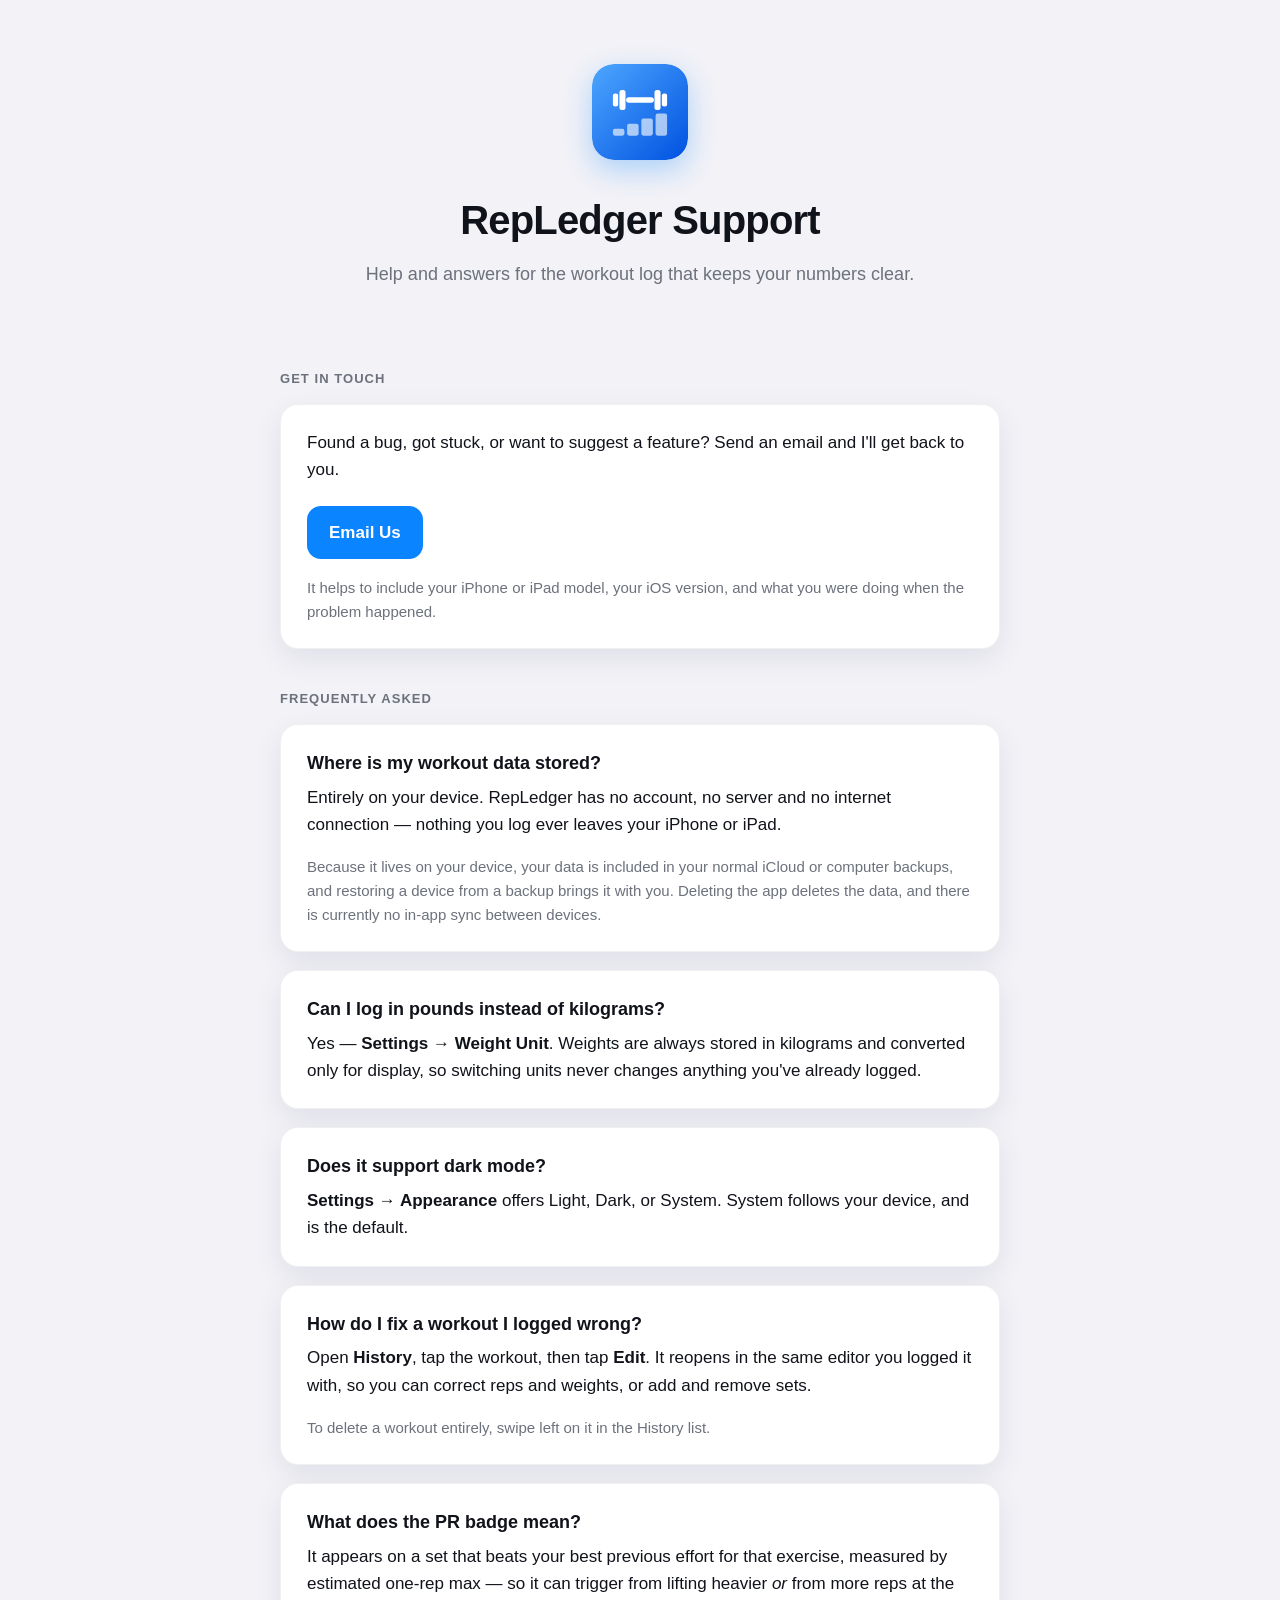
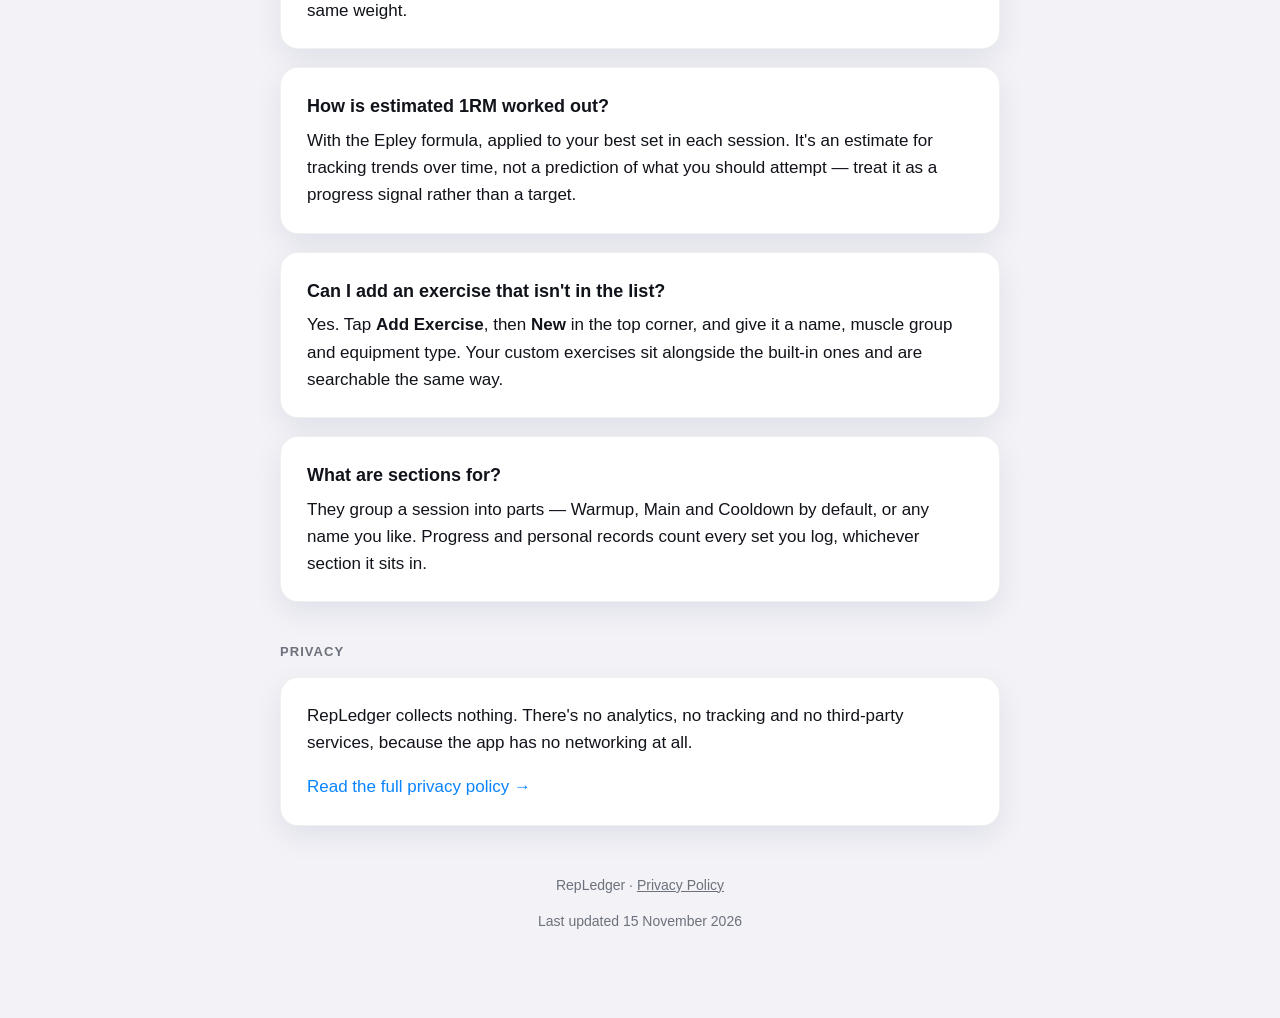
<file: index.html>
<!doctype html>
<html lang="en">
<head>
<meta charset="utf-8">
<meta name="viewport" content="width=device-width, initial-scale=1">
<title>RepLedger Support</title>
<meta name="description" content="Help, answers and contact details for RepLedger, a workout logging app for iPhone and iPad.">
<link rel="stylesheet" href="style.css">
</head>
<body>
<div class="wrap">

  <header>
    <!-- Same mark as the app icon, drawn inline so the page needs no image files. -->
    <svg class="mark" viewBox="0 0 1024 1024" xmlns="http://www.w3.org/2000/svg" role="img" aria-label="RepLedger icon">
      <defs>
        <linearGradient id="g" x1="0" y1="0" x2="1" y2="1">
          <stop offset="0" stop-color="#4DA6FF"/>
          <stop offset="1" stop-color="#0052E0"/>
        </linearGradient>
      </defs>
      <rect width="1024" height="1024" rx="230" fill="url(#g)"/>
      <g fill="#fff">
        <rect x="364.16" y="354.88" width="295.68" height="58.24" rx="29.12"/>
        <rect x="292.48" y="276.48" width="64.96" height="215.04" rx="26.88"/>
        <rect x="666.56" y="276.48" width="64.96" height="215.04" rx="26.88"/>
        <rect x="223.04" y="314.56" width="56" height="138.88" rx="22.4"/>
        <rect x="744.96" y="314.56" width="56" height="138.88" rx="22.4"/>
      </g>
      <g fill="#fff" fill-opacity="0.62">
        <rect x="223.04" y="690.08" width="122.6" height="73.92" rx="22.4"/>
        <rect x="374.76" y="636.32" width="122.6" height="127.68" rx="22.4"/>
        <rect x="526.48" y="582.56" width="122.6" height="181.44" rx="22.4"/>
        <rect x="678.20" y="528.80" width="122.6" height="235.20" rx="22.4"/>
      </g>
    </svg>
    <h1>RepLedger Support</h1>
    <p>Help and answers for the workout log that keeps your numbers clear.</p>
  </header>

  <h2>Get in touch</h2>
  <div class="card">
    <p>Found a bug, got stuck, or want to suggest a feature? Send an email and
      I'll get back to you.</p>
    <p><a class="email" href="mailto:supportrepledger@gmail.com?subject=RepLedger%20Support">Email Us</a></p>
    <p class="note">It helps to include your iPhone or iPad model, your iOS
      version, and what you were doing when the problem happened.</p>
  </div>

  <h2>Frequently asked</h2>

  <div class="card">
    <h3>Where is my workout data stored?</h3>
    <p>Entirely on your device. RepLedger has no account, no server and no
      internet connection — nothing you log ever leaves your iPhone or iPad.</p>
    <p class="note">Because it lives on your device, your data is included in
      your normal iCloud or computer backups, and restoring a device from a
      backup brings it with you. Deleting the app deletes the data, and there
      is currently no in-app sync between devices.</p>
  </div>

  <div class="card">
    <h3>Can I log in pounds instead of kilograms?</h3>
    <p>Yes — <strong>Settings → Weight Unit</strong>. Weights are always stored
      in kilograms and converted only for display, so switching units never
      changes anything you've already logged.</p>
  </div>

  <div class="card">
    <h3>Does it support dark mode?</h3>
    <p><strong>Settings → Appearance</strong> offers Light, Dark, or System.
      System follows your device, and is the default.</p>
  </div>

  <div class="card">
    <h3>How do I fix a workout I logged wrong?</h3>
    <p>Open <strong>History</strong>, tap the workout, then tap
      <strong>Edit</strong>. It reopens in the same editor you logged it with,
      so you can correct reps and weights, or add and remove sets.</p>
    <p class="note">To delete a workout entirely, swipe left on it in the
      History list.</p>
  </div>

  <div class="card">
    <h3>What does the PR badge mean?</h3>
    <p>It appears on a set that beats your best previous effort for that
      exercise, measured by estimated one-rep max — so it can trigger from
      lifting heavier <em>or</em> from more reps at the same weight.</p>
  </div>

  <div class="card">
    <h3>How is estimated 1RM worked out?</h3>
    <p>With the Epley formula, applied to your best set in each session. It's an
      estimate for tracking trends over time, not a prediction of what you
      should attempt — treat it as a progress signal rather than a target.</p>
  </div>

  <div class="card">
    <h3>Can I add an exercise that isn't in the list?</h3>
    <p>Yes. Tap <strong>Add Exercise</strong>, then <strong>New</strong> in the
      top corner, and give it a name, muscle group and equipment type. Your
      custom exercises sit alongside the built-in ones and are searchable the
      same way.</p>
  </div>

  <div class="card">
    <h3>What are sections for?</h3>
    <p>They group a session into parts — Warmup, Main and Cooldown by default,
      or any name you like. Progress and personal records count every set you
      log, whichever section it sits in.</p>
  </div>

  <h2>Privacy</h2>
  <div class="card">
    <p>RepLedger collects nothing. There's no analytics, no tracking and no
      third-party services, because the app has no networking at all.</p>
    <p><a href="privacy.html">Read the full privacy policy →</a></p>
  </div>

  <footer>
    <p>RepLedger · <a href="privacy.html">Privacy Policy</a></p>
    <p>Last updated 15 November 2026</p>
  </footer>

</div>
</body>
</html>
</file>
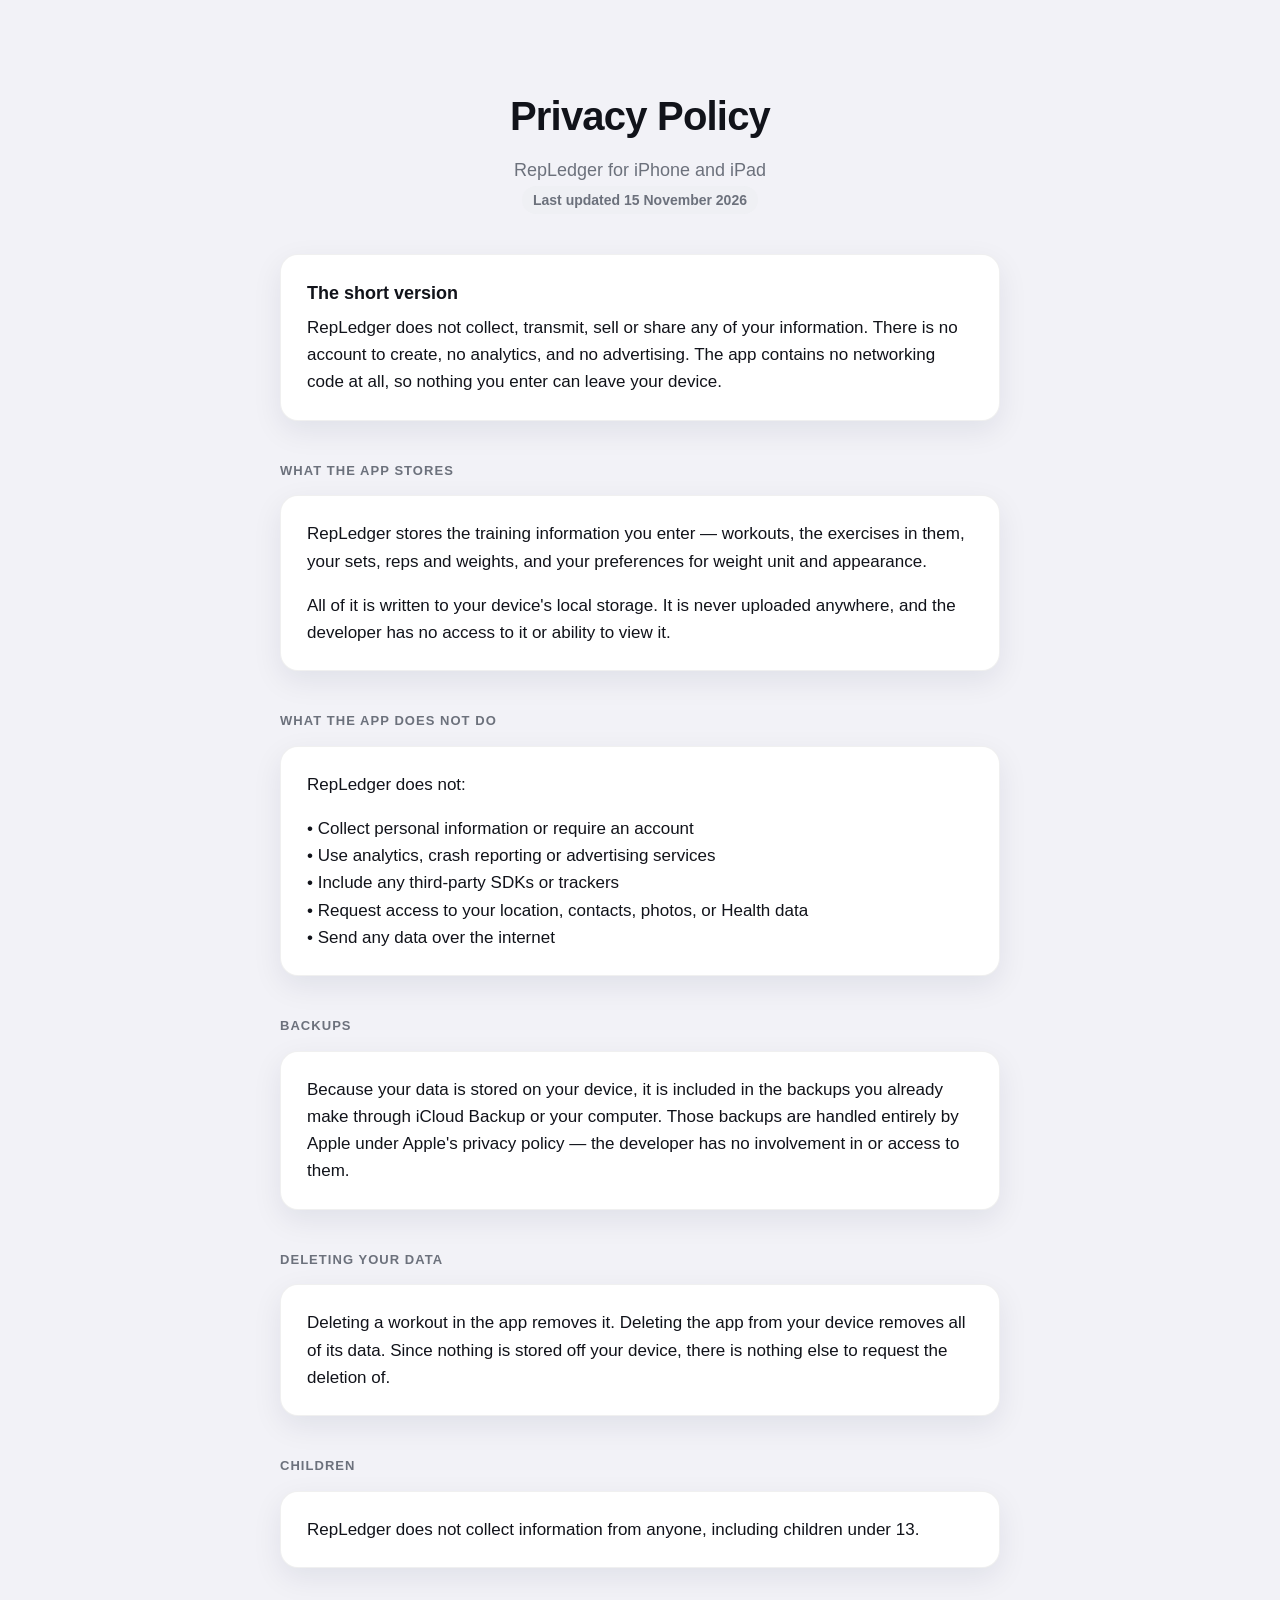
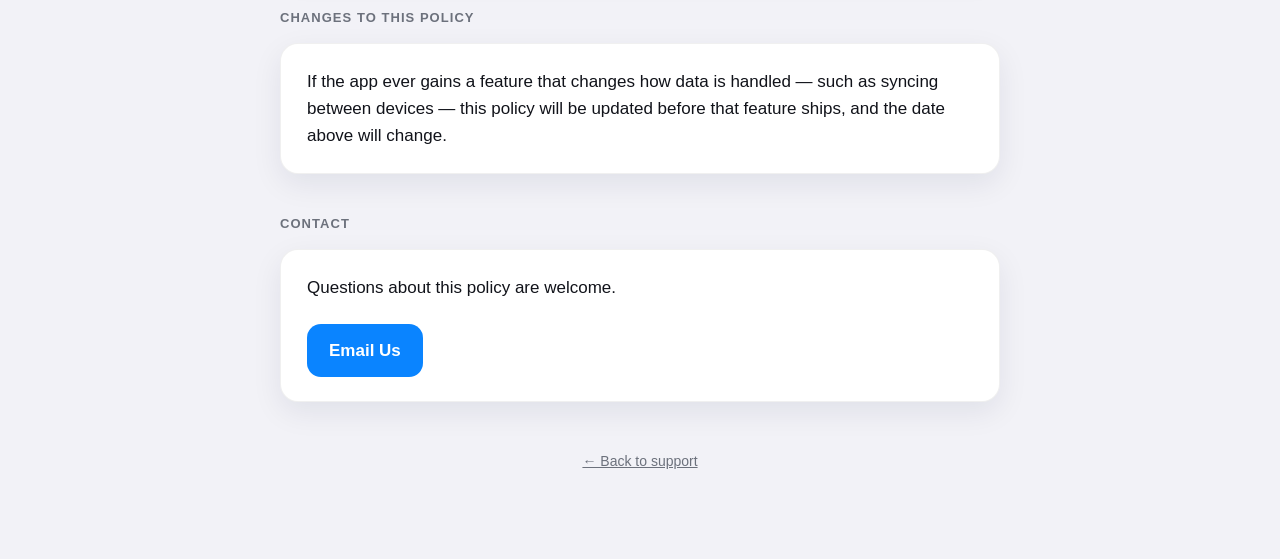
<file: privacy.html>
<!doctype html>
<html lang="en">
<head>
<meta charset="utf-8">
<meta name="viewport" content="width=device-width, initial-scale=1">
<title>RepLedger Privacy Policy</title>
<meta name="description" content="Privacy policy for RepLedger. The app collects no data and has no internet connection.">
<link rel="stylesheet" href="style.css">
</head>
<body>
<div class="wrap">

  <header>
    <h1>Privacy Policy</h1>
    <p>RepLedger for iPhone and iPad</p>
    <p><span class="pill">Last updated 15 November 2026</span></p>
  </header>

  <div class="card">
    <h3>The short version</h3>
    <p>RepLedger does not collect, transmit, sell or share any of your
      information. There is no account to create, no analytics, and no
      advertising. The app contains no networking code at all, so nothing you
      enter can leave your device.</p>
  </div>

  <h2>What the app stores</h2>
  <div class="card">
    <p>RepLedger stores the training information you enter — workouts, the
      exercises in them, your sets, reps and weights, and your preferences for
      weight unit and appearance.</p>
    <p>All of it is written to your device's local storage. It is never
      uploaded anywhere, and the developer has no access to it or ability to
      view it.</p>
  </div>

  <h2>What the app does not do</h2>
  <div class="card">
    <p>RepLedger does not:</p>
    <p>• Collect personal information or require an account<br>
       • Use analytics, crash reporting or advertising services<br>
       • Include any third-party SDKs or trackers<br>
       • Request access to your location, contacts, photos, or Health data<br>
       • Send any data over the internet</p>
  </div>

  <h2>Backups</h2>
  <div class="card">
    <p>Because your data is stored on your device, it is included in the
      backups you already make through iCloud Backup or your computer. Those
      backups are handled entirely by Apple under Apple's privacy policy — the
      developer has no involvement in or access to them.</p>
  </div>

  <h2>Deleting your data</h2>
  <div class="card">
    <p>Deleting a workout in the app removes it. Deleting the app from your
      device removes all of its data. Since nothing is stored off your device,
      there is nothing else to request the deletion of.</p>
  </div>

  <h2>Children</h2>
  <div class="card">
    <p>RepLedger does not collect information from anyone, including children
      under 13.</p>
  </div>

  <h2>Changes to this policy</h2>
  <div class="card">
    <p>If the app ever gains a feature that changes how data is handled — such
      as syncing between devices — this policy will be updated before that
      feature ships, and the date above will change.</p>
  </div>

  <h2>Contact</h2>
  <div class="card">
    <p>Questions about this policy are welcome.</p>
    <p><a class="email" href="mailto:suportrepledger@gmail.com?subject=RepLedger%20Privacy">Email Us</a></p>
  </div>

  <footer>
    <p><a href="index.html">← Back to support</a></p>
  </footer>

</div>
</body>
</html>
</file>
<file: style.css>
/* RepLedger support site — mirrors the app's design language.
   No webfonts or external requests, so the page stays fast and private. */

:root {
  color-scheme: light dark;
  --accent: #0a84ff;
  --accent-deep: #0052e0;
  --bg: #f2f2f7;
  --card: #ffffff;
  --card-border: rgba(0, 0, 0, 0.06);
  --text: #11131a;
  --secondary: #6c717c;
  --pill: #eff0f4;
  --shadow: 0 10px 30px rgba(11, 27, 58, 0.08);
}

@media (prefers-color-scheme: dark) {
  :root {
    --accent: #2e9bff;
    --accent-deep: #0a6be0;
    --bg: #000000;
    --card: #1c1c1e;
    --card-border: rgba(255, 255, 255, 0.08);
    --text: #ffffff;
    --secondary: #9aa0aa;
    --pill: #272b33;
    --shadow: 0 10px 30px rgba(0, 0, 0, 0.5);
  }
}

* { box-sizing: border-box; }

body {
  margin: 0;
  padding: 0 20px 72px;
  background: var(--bg);
  color: var(--text);
  font-family: -apple-system, BlinkMacSystemFont, "Segoe UI", Roboto, Helvetica, Arial, sans-serif;
  font-size: 17px;
  line-height: 1.6;
  -webkit-font-smoothing: antialiased;
}

.wrap { max-width: 720px; margin: 0 auto; }

header {
  text-align: center;
  padding: 64px 0 40px;
}

header .mark {
  width: 96px;
  height: 96px;
  border-radius: 22px;
  box-shadow: 0 10px 28px rgba(10, 132, 255, 0.3);
}

h1 {
  font-size: 40px;
  font-weight: 800;
  letter-spacing: -0.02em;
  margin: 20px 0 8px;
}

header p {
  color: var(--secondary);
  margin: 0;
  font-size: 18px;
}

.card {
  background: var(--card);
  border: 1px solid var(--card-border);
  border-radius: 18px;
  box-shadow: var(--shadow);
  padding: 24px 26px;
  margin: 0 0 18px;
}

h2 {
  font-size: 13px;
  font-weight: 700;
  letter-spacing: 0.08em;
  text-transform: uppercase;
  color: var(--secondary);
  margin: 40px 0 14px;
}

h3 {
  font-size: 18px;
  font-weight: 650;
  margin: 0 0 6px;
}

.card p:last-child { margin-bottom: 0; }
.card p:first-of-type { margin-top: 0; }

a { color: var(--accent); text-decoration: none; }
a:hover { text-decoration: underline; }

.email {
  display: inline-block;
  background: var(--accent);
  color: #fff;
  font-weight: 650;
  padding: 13px 22px;
  border-radius: 14px;
  margin-top: 6px;
}
.email:hover { background: var(--accent-deep); text-decoration: none; }

.pill {
  display: inline-block;
  background: var(--pill);
  color: var(--secondary);
  border-radius: 999px;
  padding: 3px 11px;
  font-size: 14px;
  font-weight: 600;
}

.note {
  color: var(--secondary);
  font-size: 15px;
}

footer {
  text-align: center;
  color: var(--secondary);
  font-size: 14px;
  margin-top: 48px;
}

footer a { color: var(--secondary); text-decoration: underline; }

@media (max-width: 520px) {
  h1 { font-size: 32px; }
  body { font-size: 16px; }
  .card { padding: 20px; }
}
</file>
